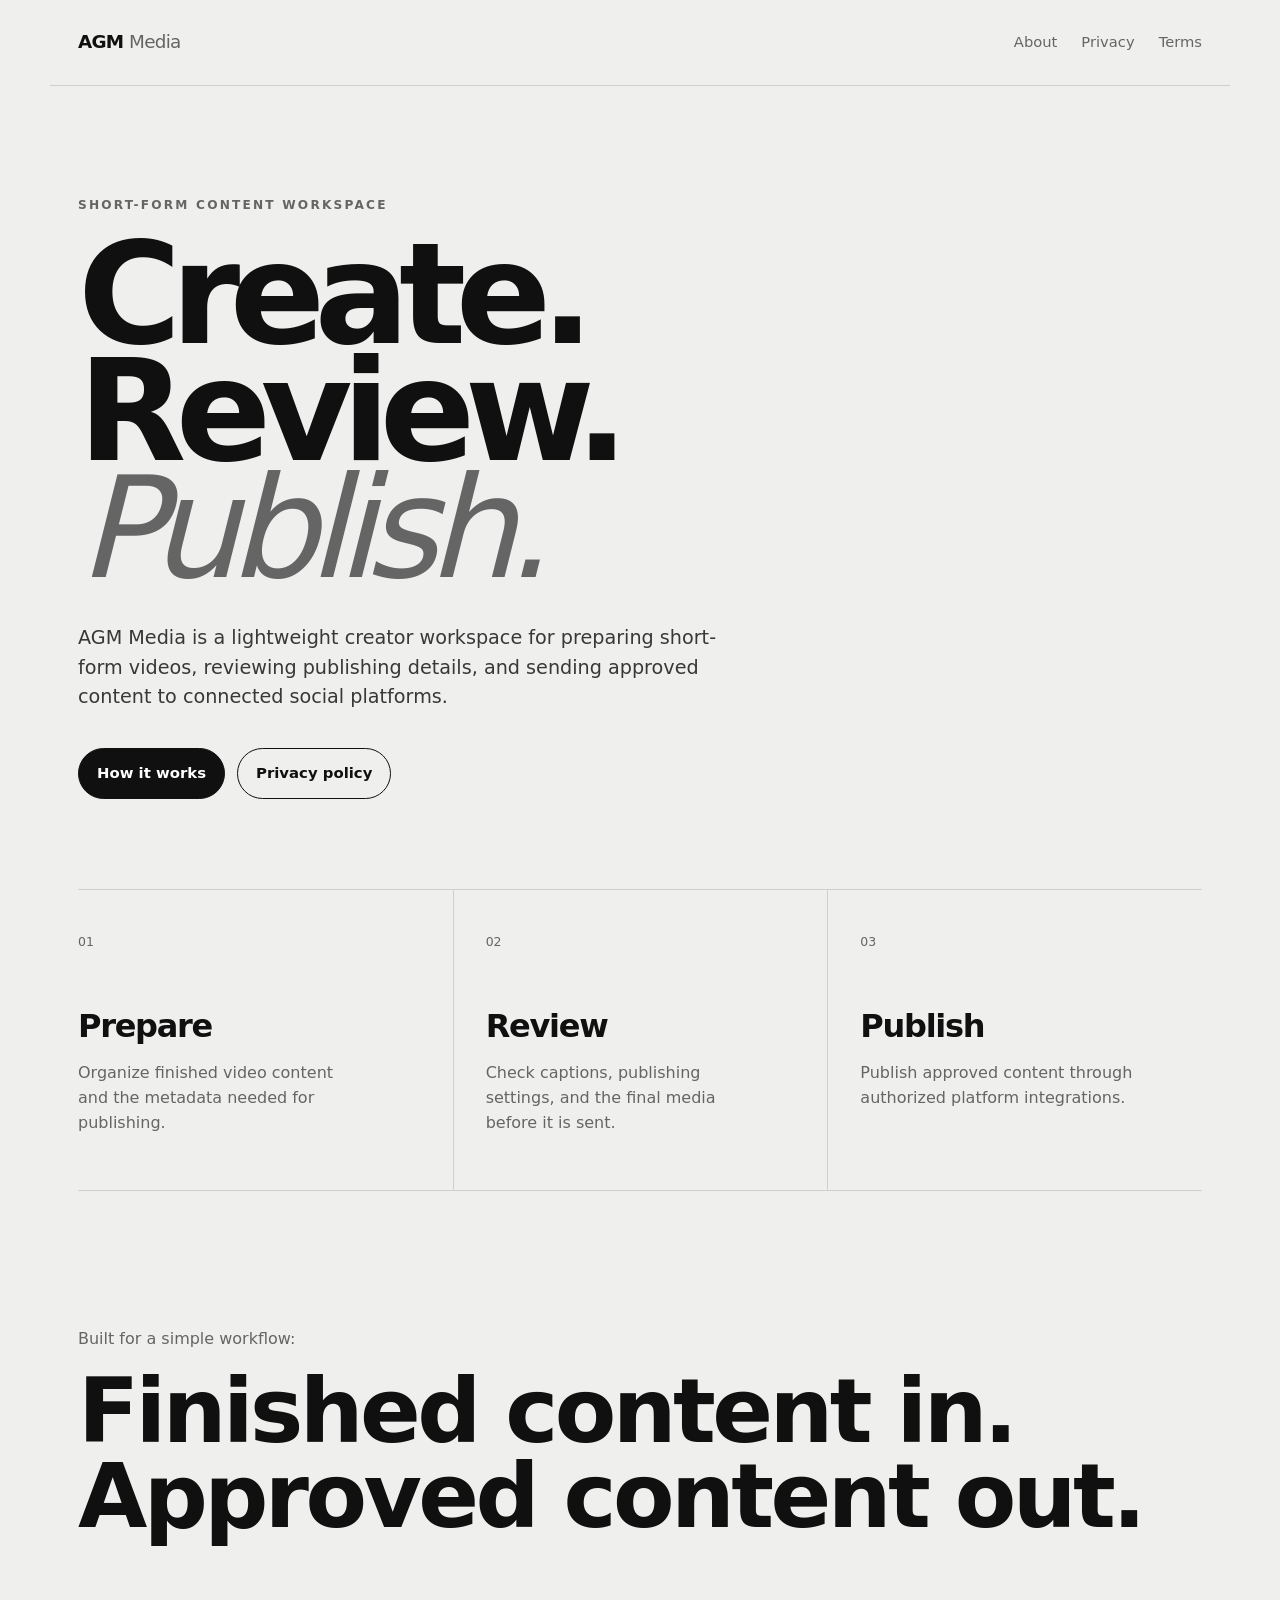
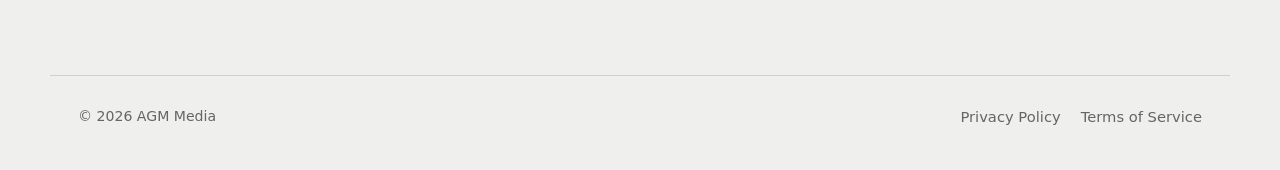
<file: index.html>
<!doctype html>
<html lang="en">
<head>
  <meta charset="utf-8" />
  <meta name="viewport" content="width=device-width, initial-scale=1" />
  <meta name="description" content="AGM Media is a lightweight creator workspace for preparing and publishing short-form video content." />
  <title>AGM Media</title>
  <link rel="stylesheet" href="styles.css" />
</head>
<body>
  <header class="nav">
    <a class="brand" href="index.html">AGM <span>Media</span></a>
    <nav>
      <a href="#about">About</a>
      <a href="privacy.html">Privacy</a>
      <a href="terms.html">Terms</a>
    </nav>
  </header>

  <main>
    <section class="hero">
      <div class="eyebrow">SHORT-FORM CONTENT WORKSPACE</div>
      <h1>Create. Review.<br><em>Publish.</em></h1>
      <p class="lede">
        AGM Media is a lightweight creator workspace for preparing short-form videos,
        reviewing publishing details, and sending approved content to connected social platforms.
      </p>
      <div class="actions">
        <a class="button primary" href="#about">How it works</a>
        <a class="button secondary" href="privacy.html">Privacy policy</a>
      </div>
    </section>

    <section id="about" class="grid">
      <article class="card">
        <div class="num">01</div>
        <h2>Prepare</h2>
        <p>Organize finished video content and the metadata needed for publishing.</p>
      </article>
      <article class="card">
        <div class="num">02</div>
        <h2>Review</h2>
        <p>Check captions, publishing settings, and the final media before it is sent.</p>
      </article>
      <article class="card">
        <div class="num">03</div>
        <h2>Publish</h2>
        <p>Publish approved content through authorized platform integrations.</p>
      </article>
    </section>

    <section class="statement">
      <p>Built for a simple workflow:</p>
      <h2>Finished content in.<br>Approved content out.</h2>
    </section>
  </main>

  <footer>
    <div>© <span id="year"></span> AGM Media</div>
    <div class="footer-links">
      <a href="privacy.html">Privacy Policy</a>
      <a href="terms.html">Terms of Service</a>
    </div>
  </footer>

  <script>document.getElementById('year').textContent = new Date().getFullYear();</script>
</body>
</html>
</file>
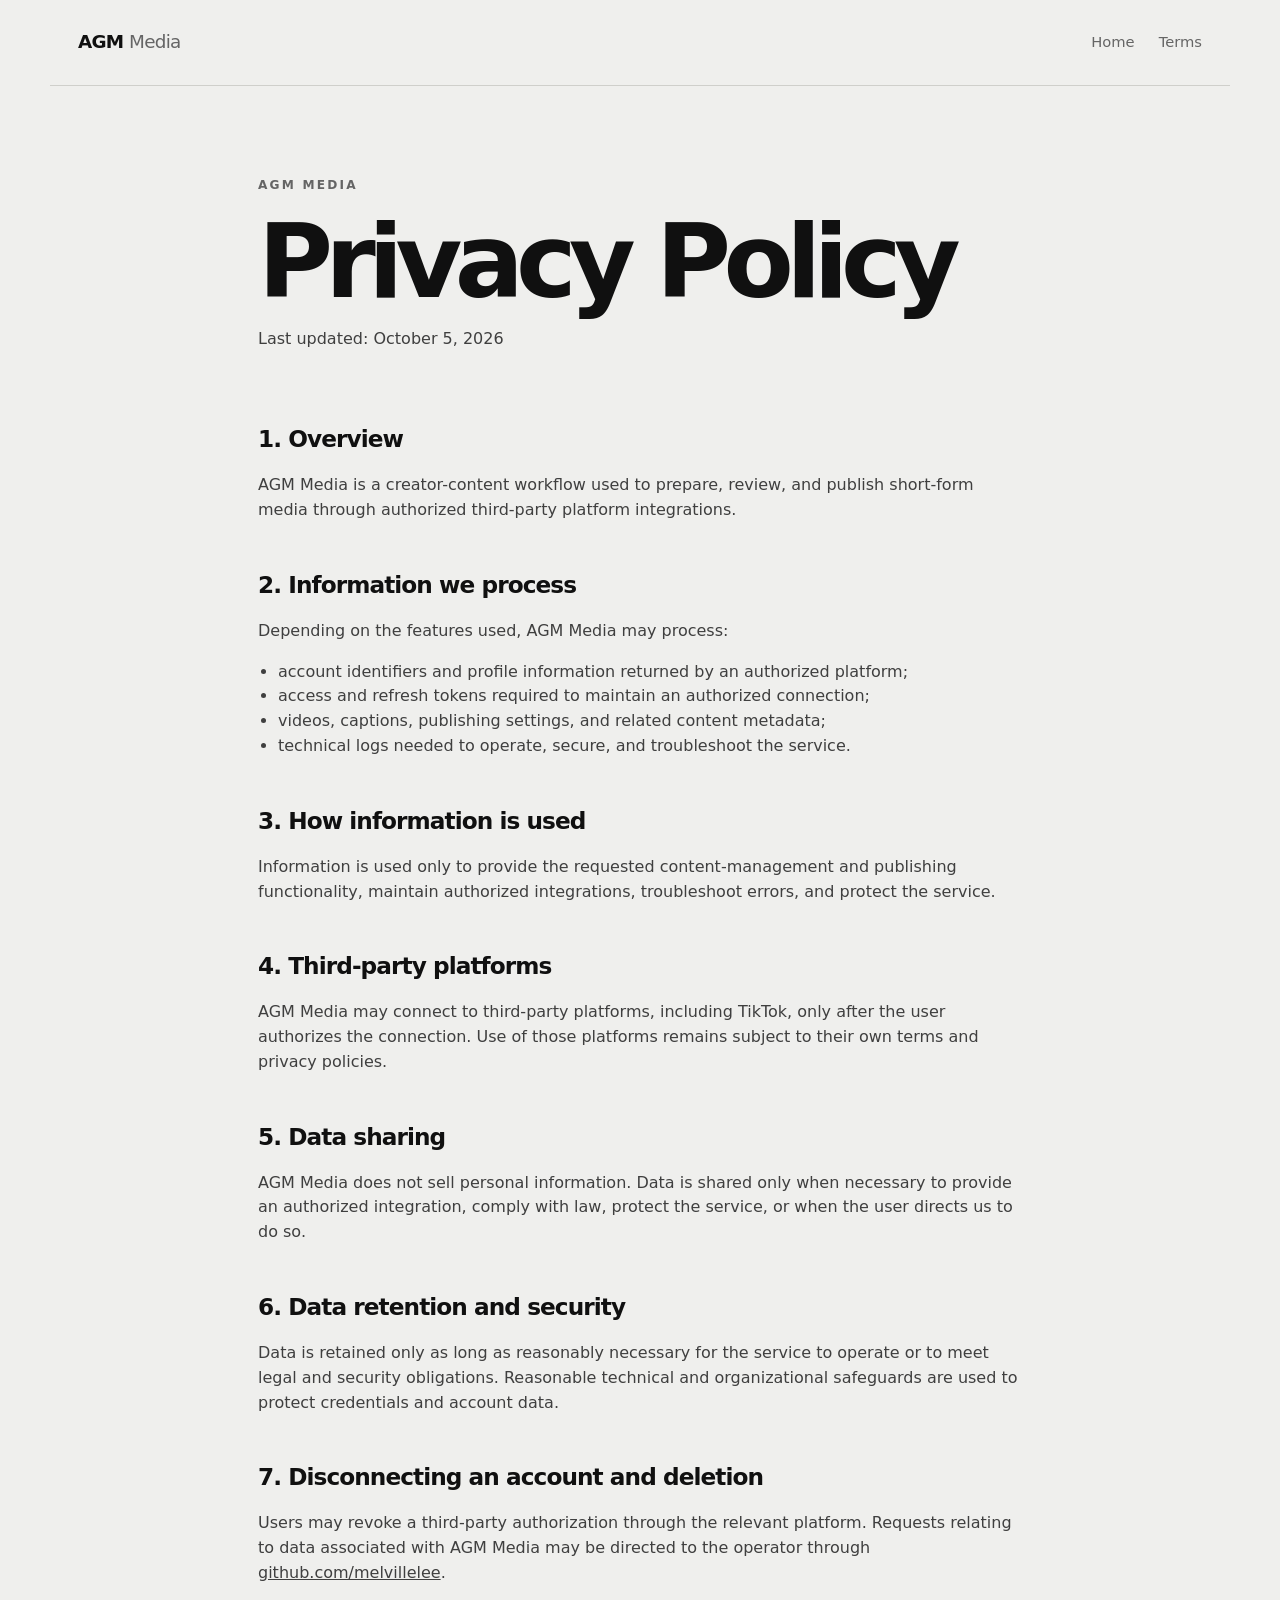
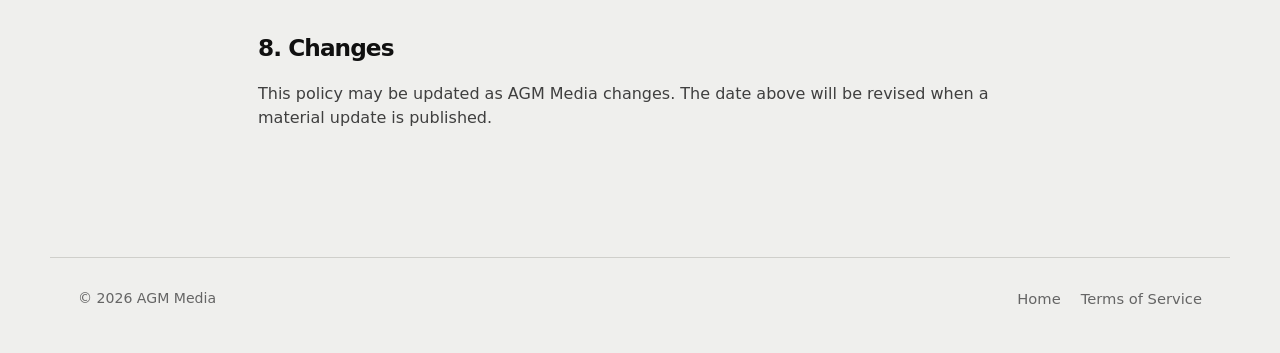
<file: privacy.html>
<!doctype html>
<html lang="en">
<head>
  <meta charset="utf-8" />
  <meta name="viewport" content="width=device-width, initial-scale=1" />
  <title>Privacy Policy — AGM Media</title>
  <link rel="stylesheet" href="styles.css" />
</head>
<body>
  <header class="nav">
    <a class="brand" href="index.html">AGM <span>Media</span></a>
    <nav><a href="index.html">Home</a><a href="terms.html">Terms</a></nav>
  </header>

  <main class="legal">
    <div class="eyebrow">AGM MEDIA</div>
    <h1>Privacy Policy</h1>
    <p class="updated">Last updated: October 5, 2026</p>

    <h2>1. Overview</h2>
    <p>AGM Media is a creator-content workflow used to prepare, review, and publish short-form media through authorized third-party platform integrations.</p>

    <h2>2. Information we process</h2>
    <p>Depending on the features used, AGM Media may process:</p>
    <ul>
      <li>account identifiers and profile information returned by an authorized platform;</li>
      <li>access and refresh tokens required to maintain an authorized connection;</li>
      <li>videos, captions, publishing settings, and related content metadata;</li>
      <li>technical logs needed to operate, secure, and troubleshoot the service.</li>
    </ul>

    <h2>3. How information is used</h2>
    <p>Information is used only to provide the requested content-management and publishing functionality, maintain authorized integrations, troubleshoot errors, and protect the service.</p>

    <h2>4. Third-party platforms</h2>
    <p>AGM Media may connect to third-party platforms, including TikTok, only after the user authorizes the connection. Use of those platforms remains subject to their own terms and privacy policies.</p>

    <h2>5. Data sharing</h2>
    <p>AGM Media does not sell personal information. Data is shared only when necessary to provide an authorized integration, comply with law, protect the service, or when the user directs us to do so.</p>

    <h2>6. Data retention and security</h2>
    <p>Data is retained only as long as reasonably necessary for the service to operate or to meet legal and security obligations. Reasonable technical and organizational safeguards are used to protect credentials and account data.</p>

    <h2>7. Disconnecting an account and deletion</h2>
    <p>Users may revoke a third-party authorization through the relevant platform. Requests relating to data associated with AGM Media may be directed to the operator through <a href="https://github.com/melvillelee">github.com/melvillelee</a>.</p>

    <h2>8. Changes</h2>
    <p>This policy may be updated as AGM Media changes. The date above will be revised when a material update is published.</p>
  </main>

  <footer>
    <div>© <span id="year"></span> AGM Media</div>
    <div class="footer-links"><a href="index.html">Home</a><a href="terms.html">Terms of Service</a></div>
  </footer>
  <script>document.getElementById('year').textContent = new Date().getFullYear();</script>
</body>
</html>
</file>
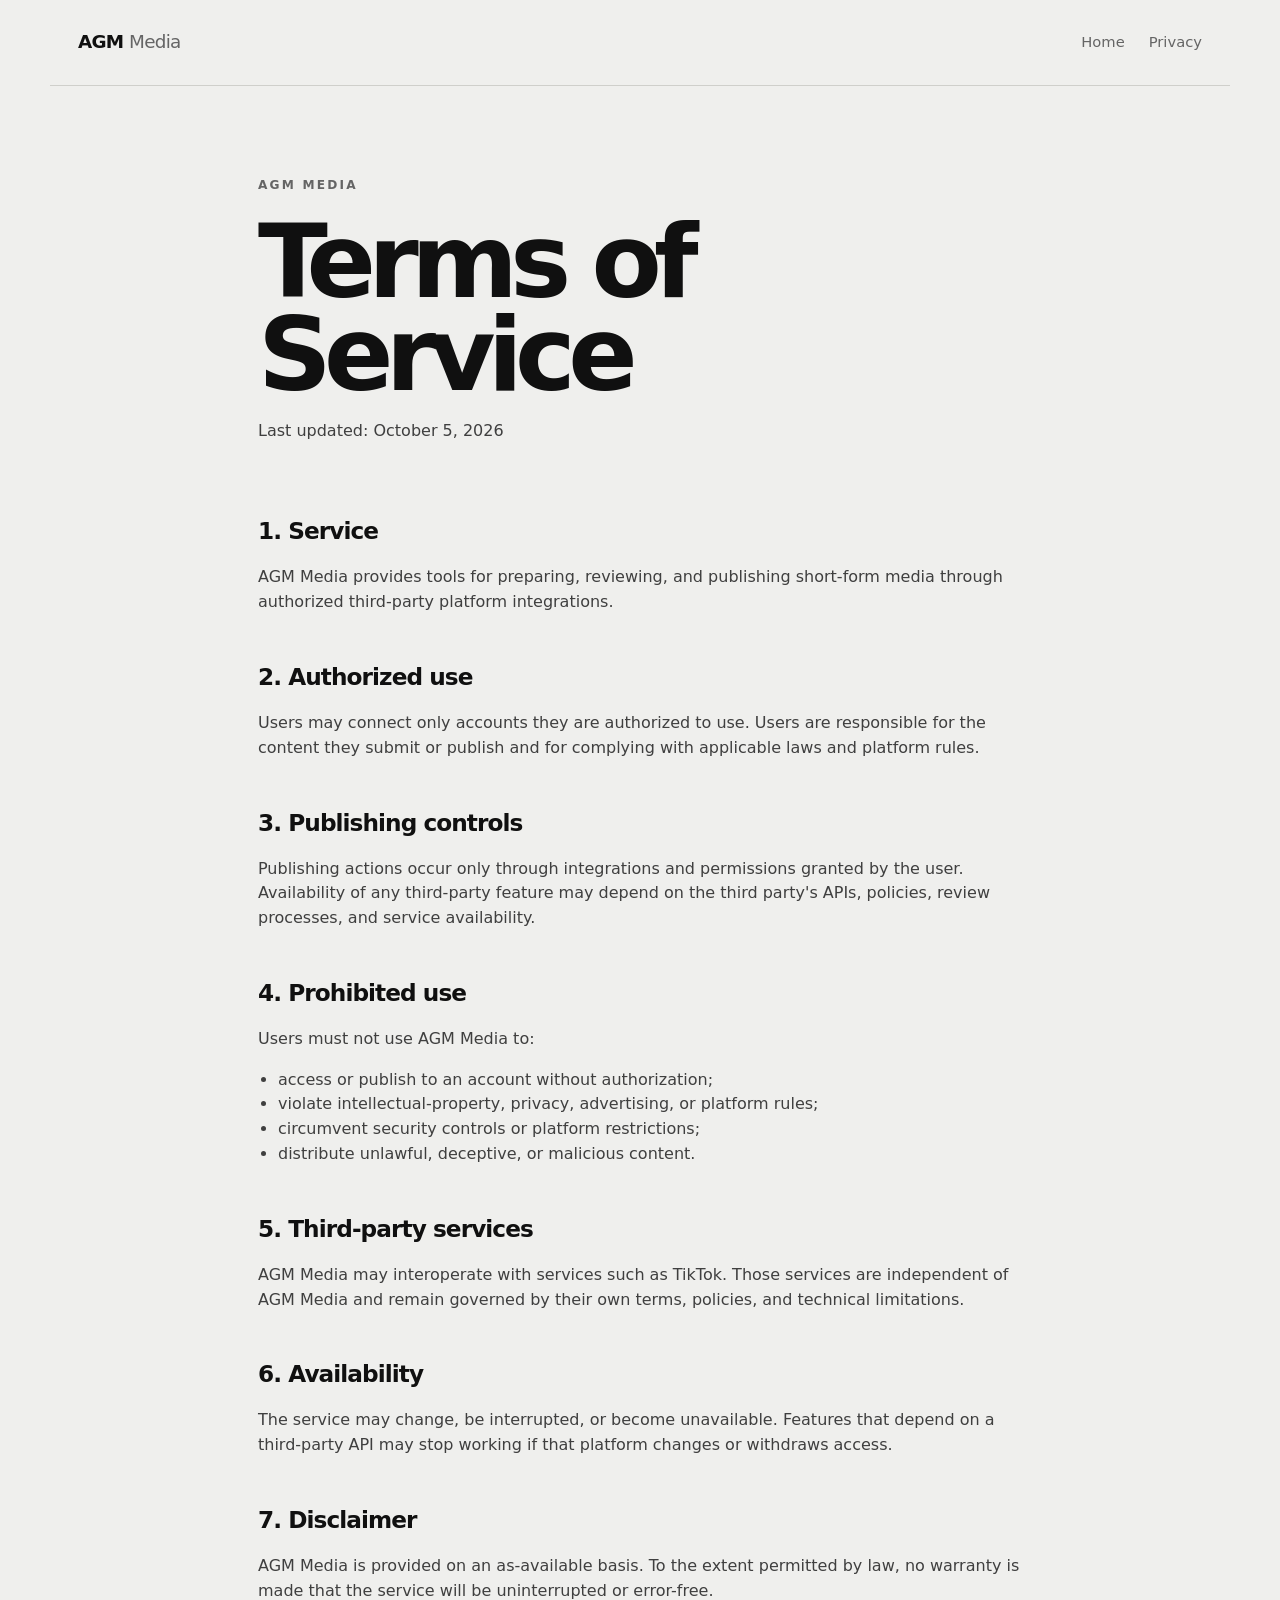
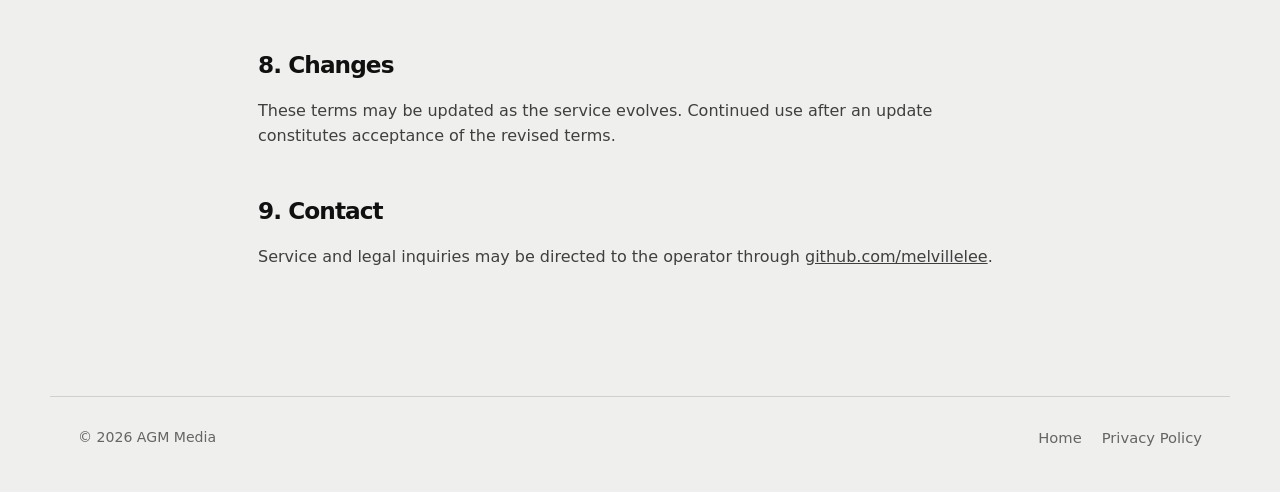
<file: terms.html>
<!doctype html>
<html lang="en">
<head>
  <meta charset="utf-8" />
  <meta name="viewport" content="width=device-width, initial-scale=1" />
  <title>Terms of Service — AGM Media</title>
  <link rel="stylesheet" href="styles.css" />
</head>
<body>
  <header class="nav">
    <a class="brand" href="index.html">AGM <span>Media</span></a>
    <nav><a href="index.html">Home</a><a href="privacy.html">Privacy</a></nav>
  </header>

  <main class="legal">
    <div class="eyebrow">AGM MEDIA</div>
    <h1>Terms of Service</h1>
    <p class="updated">Last updated: October 5, 2026</p>

    <h2>1. Service</h2>
    <p>AGM Media provides tools for preparing, reviewing, and publishing short-form media through authorized third-party platform integrations.</p>

    <h2>2. Authorized use</h2>
    <p>Users may connect only accounts they are authorized to use. Users are responsible for the content they submit or publish and for complying with applicable laws and platform rules.</p>

    <h2>3. Publishing controls</h2>
    <p>Publishing actions occur only through integrations and permissions granted by the user. Availability of any third-party feature may depend on the third party's APIs, policies, review processes, and service availability.</p>

    <h2>4. Prohibited use</h2>
    <p>Users must not use AGM Media to:</p>
    <ul>
      <li>access or publish to an account without authorization;</li>
      <li>violate intellectual-property, privacy, advertising, or platform rules;</li>
      <li>circumvent security controls or platform restrictions;</li>
      <li>distribute unlawful, deceptive, or malicious content.</li>
    </ul>

    <h2>5. Third-party services</h2>
    <p>AGM Media may interoperate with services such as TikTok. Those services are independent of AGM Media and remain governed by their own terms, policies, and technical limitations.</p>

    <h2>6. Availability</h2>
    <p>The service may change, be interrupted, or become unavailable. Features that depend on a third-party API may stop working if that platform changes or withdraws access.</p>

    <h2>7. Disclaimer</h2>
    <p>AGM Media is provided on an as-available basis. To the extent permitted by law, no warranty is made that the service will be uninterrupted or error-free.</p>

    <h2>8. Changes</h2>
    <p>These terms may be updated as the service evolves. Continued use after an update constitutes acceptance of the revised terms.</p>

    <h2>9. Contact</h2>
    <p>Service and legal inquiries may be directed to the operator through <a href="https://github.com/melvillelee">github.com/melvillelee</a>.</p>
  </main>

  <footer>
    <div>© <span id="year"></span> AGM Media</div>
    <div class="footer-links"><a href="index.html">Home</a><a href="privacy.html">Privacy Policy</a></div>
  </footer>
  <script>document.getElementById('year').textContent = new Date().getFullYear();</script>
</body>
</html>
</file>
<file: styles.css>
:root{
  --bg:#efefed;
  --ink:#101010;
  --muted:#656565;
  --line:#cfcfcb;
}
*{box-sizing:border-box}
html{scroll-behavior:smooth}
body{
  margin:0;
  background:var(--bg);
  color:var(--ink);
  font-family:Inter,ui-sans-serif,system-ui,-apple-system,BlinkMacSystemFont,"Segoe UI",sans-serif;
  line-height:1.55;
}
a{color:inherit}
.nav{
  max-width:1180px;
  margin:auto;
  padding:28px;
  display:flex;
  align-items:center;
  justify-content:space-between;
  border-bottom:1px solid var(--line);
}
.brand{
  text-decoration:none;
  font-weight:900;
  letter-spacing:-.04em;
  font-size:1.15rem;
}
.brand span{font-weight:450;color:var(--muted)}
nav{display:flex;gap:24px}
nav a,.footer-links a{
  text-decoration:none;
  color:var(--muted);
  font-size:.92rem;
}
nav a:hover,.footer-links a:hover{color:var(--ink)}
main{max-width:1180px;margin:auto;padding:0 28px}
.hero{padding:110px 0 90px;max-width:900px}
.eyebrow{
  font-size:.76rem;
  font-weight:800;
  letter-spacing:.18em;
  color:var(--muted);
  margin-bottom:22px;
}
h1{
  margin:0;
  font-size:clamp(4.2rem,11vw,9rem);
  line-height:.83;
  letter-spacing:-.075em;
  font-weight:900;
}
h1 em{font-weight:350;color:var(--muted)}
.lede{
  margin:36px 0 0;
  max-width:650px;
  font-size:1.2rem;
  color:#383838;
}
.actions{display:flex;gap:12px;margin-top:36px;flex-wrap:wrap}
.button{
  text-decoration:none;
  padding:13px 18px;
  border-radius:999px;
  border:1px solid var(--ink);
  font-size:.93rem;
  font-weight:700;
}
.primary{background:var(--ink);color:white}
.secondary{background:transparent}
.grid{
  display:grid;
  grid-template-columns:repeat(3,1fr);
  border-top:1px solid var(--line);
  border-bottom:1px solid var(--line);
}
.card{padding:42px 32px 54px 0}
.card+.card{border-left:1px solid var(--line);padding-left:32px}
.num{font-size:.78rem;color:var(--muted);margin-bottom:50px}
.card h2,.statement h2,.legal h2{letter-spacing:-.04em}
.card h2{font-size:2rem;margin:0 0 10px}
.card p{margin:0;color:var(--muted);max-width:280px}
.statement{padding:120px 0 135px}
.statement>p{color:var(--muted)}
.statement h2{font-size:clamp(3rem,7vw,6rem);line-height:.95;margin:18px 0 0}
footer{
  max-width:1180px;
  margin:auto;
  padding:30px 28px 42px;
  border-top:1px solid var(--line);
  display:flex;
  justify-content:space-between;
  color:var(--muted);
  font-size:.88rem;
}
.footer-links{display:flex;gap:20px}
.legal{
  max-width:820px;
  padding-top:90px;
  padding-bottom:110px;
}
.legal h1{
  font-size:clamp(3.8rem,8vw,6.5rem);
  line-height:.9;
  margin-bottom:18px;
}
.updated{color:var(--muted);margin-bottom:70px}
.legal h2{font-size:1.45rem;margin:44px 0 10px}
.legal p,.legal li{color:#3f3f3f}
.legal ul{padding-left:20px}
@media(max-width:760px){
  .nav{align-items:flex-start}
  nav{gap:14px;flex-wrap:wrap;justify-content:flex-end}
  .hero{padding:72px 0}
  h1{font-size:clamp(3.5rem,20vw,6rem)}
  .grid{grid-template-columns:1fr}
  .card,.card+.card{padding:32px 0;border-left:0;border-bottom:1px solid var(--line)}
  .card:last-child{border-bottom:0}
  .num{margin-bottom:18px}
  .statement{padding:80px 0}
  footer{flex-direction:column;gap:14px}
}
</file>
